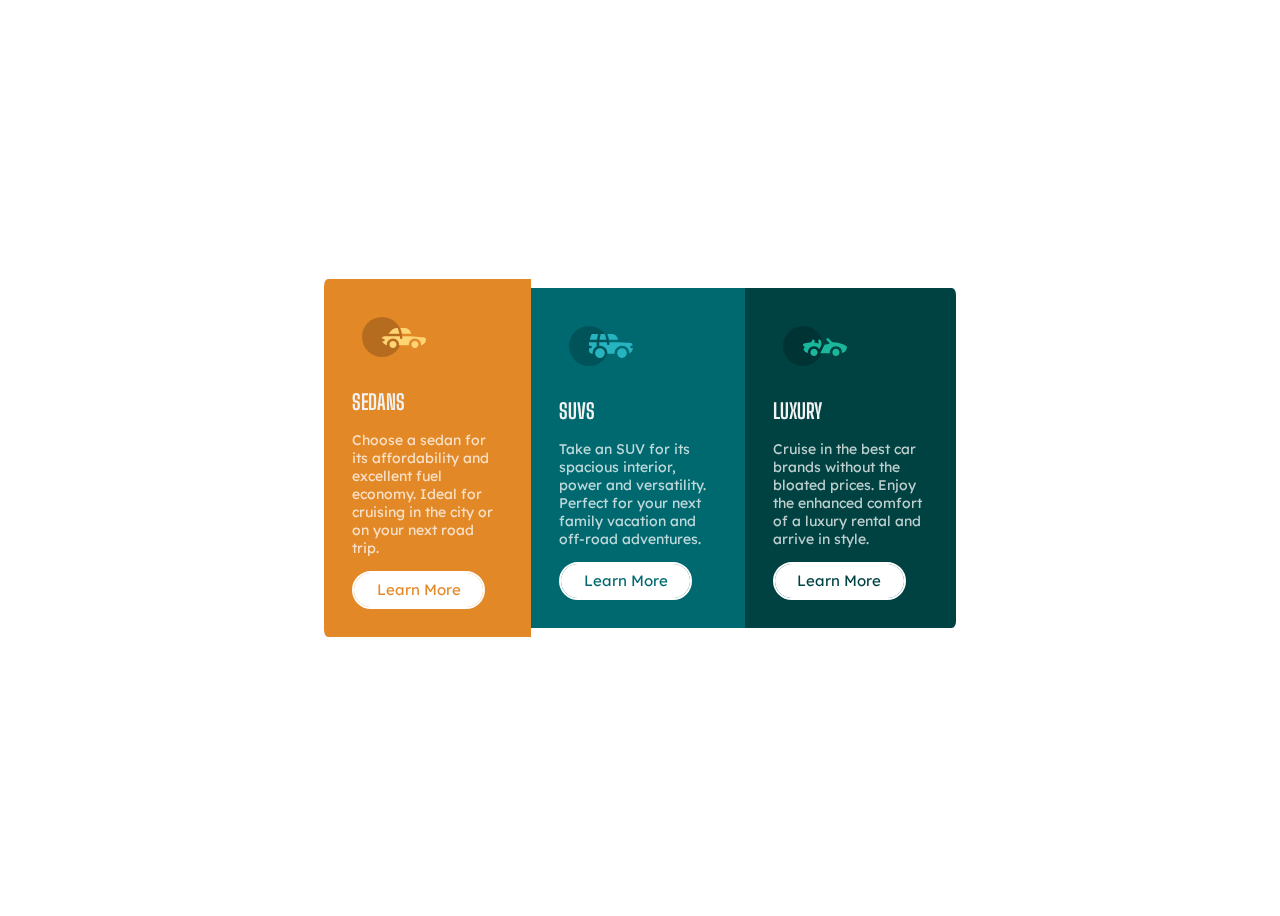
<file: Flexbox_layout/index.html>
<!DOCTYPE html>
<html lang="en">
<head>
  <meta charset="UTF-8">
  <meta http-equiv="X-UA-Compatible" content="IE=edge">
  <meta name="viewport" content="width=device-width, initial-scale=1.0">
  <title>CSS Flexbox Layout</title>
  <link rel="stylesheet" href="https://fonts.googleapis.com/css?family=Big+Shoulders+Display">
  <link rel="stylesheet" href="https://fonts.googleapis.com/css?family=Lexend+Deca">
  <link rel="stylesheet" href="style.css">
</head>
<body>
  <main>
    <div class="sedan">
      <img src="icon-sedans.svg" alt="icon-sedans">
      <h2>SEDANS</h2>
      <p>Choose a sedan for its affordability and excellent fuel economy. Ideal for cruising in the city or on your next road trip.</p>
      <button class="button button1">Learn More</button>
      </div>
    </div>
    <div class="suvs">
      <img src="icon-suvs.svg" alt="icon-sedans">
      <h2>SUVS</h2>
      <p>Take an SUV for its spacious interior, power and versatility. Perfect for your next family vacation and off-road adventures.</p>
      <button class="button button2">Learn More</button>
    </div>
    <div class="luxury">
      <img src="icon-luxury.svg" alt="icon-sedans">
      <h2>LUXURY</h2>
      <p>Cruise in the best car brands without the bloated prices. Enjoy the enhanced comfort of a luxury rental and arrive in style.</p>
      <button class="button button3">Learn More</button>
    </div>
  </main>
</body>
</html>
</file>
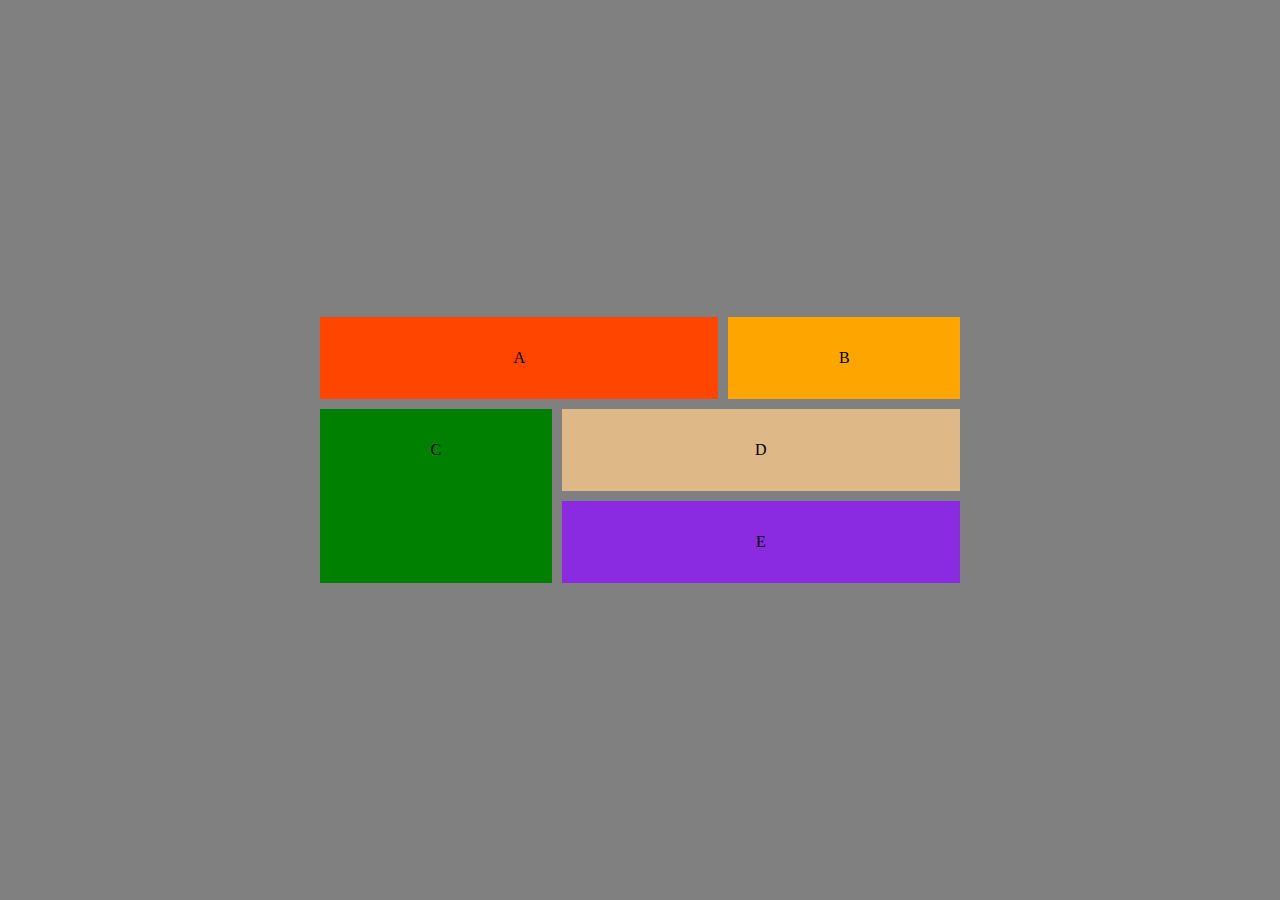
<file: Flexbox_layout/grid.html>
<!DOCTYPE html>
<html lang="en">
<head>
  <meta charset="UTF-8">
  <meta http-equiv="X-UA-Compatible" content="IE=edge">
  <meta name="viewport" content="width=device-width, initial-scale=1.0">
  <title>Document</title>
  <link rel="stylesheet" href="grid.css">
</head>
<body>
  <main>
    <div class="div1">
      A
    </div>
    <div class="div2">
      B
    </div>
    <div class="div3">
      C
    </div>
    <div class="div4">
      D
    </div>
    <div class="div5">
      E
    </div>
  </main>
</body>
</html>
</file>
<file: Flexbox_layout/style.css>
@media only screen and (min-width: 375px) {
  body{
    font-size: 14px;
  }

  main{
    width: 50%;
    margin: auto;
    display:flex;
    justify-content: center;
    align-items: center;
    height: 100vh;
  }

  img{
    padding: 10px;
  }

  .sedan{
    background-color: hsl(31, 77%, 52%);
    padding: 2em;
    border-radius: 2% 0% 0% 2%;
  }

  .suvs{
    background-color: hsl(184, 100%, 22%);
    padding: 2em;
  }

  .luxury{
    background-color: hsl(179, 100%, 13%);
    padding: 2em;
    border-radius: 0% 2% 2% 0%
  }

  h2{
    font-family: "Big Shoulders Display";
    font-weight: 700;
    color: hsl(0, 0%, 95%)
  }

  p{
    font-family: "Lexend Deca";
    font-weight: 400;
    color: hsla(0, 0%, 100%, 0.75);
  }

  .button{
    position: relative;
    padding: 0.5em 1.5em 0.5em 1.5em;
    font-size: 15px;
    font-family: "Lexend Deca";
    border: none;
    background: none;
    outline: none;
    color: black;
    mix-blend-mode: screen;
    transition-duration: 0.4s;
    cursor: pointer;
    border: 2px solid white;
    border-radius: 1.5em 1.5em 1.5em 1.5em;
  }

  .button::before {
    position: absolute;
    top: 0;
    right: 0;
    bottom: 0;
    left: 0;
    background: white;
    border-radius: 2.5em;
    content: '';
    mix-blend-mode: color-burn;
  }

  .button1:active {
    background-color: hsl(31, 77%, 52%);
    color: white;
  }

  .button2:active {
    background-color: hsl(184, 100%, 22%);
    color: white;
  }

  .button3:active {
    background-color: hsl(179, 100%, 13%);
    color: white;
  }

}
</file>
<file: Flexbox_layout/grid.css>
*{
  margin: 0;
  padding: 0;
}
 
body{
  background-color: grey;
  display: flex;
  place-items: center;
  min-height: 100vh;
}

main{
  width: 50%;
  display: grid;
  grid-template-areas: 
  'a a b'
  'a a b'
  'c d d'
  'c e e'
  ;
  gap: 10px;
  margin: auto;
}

main div{
    padding: 2em;
    text-align: center;

}

.div1{
  background-color: orangered;
  grid-area: a;
}

.div2{
  background-color: orange;
  grid-area: b;
}

.div3{
  background-color: green;
  grid-area: c;
}

.div4{
  background-color: burlywood;
  grid-area: d;
}

.div5{
  background-color: blueviolet;
  grid-area: e;
}
</file>
